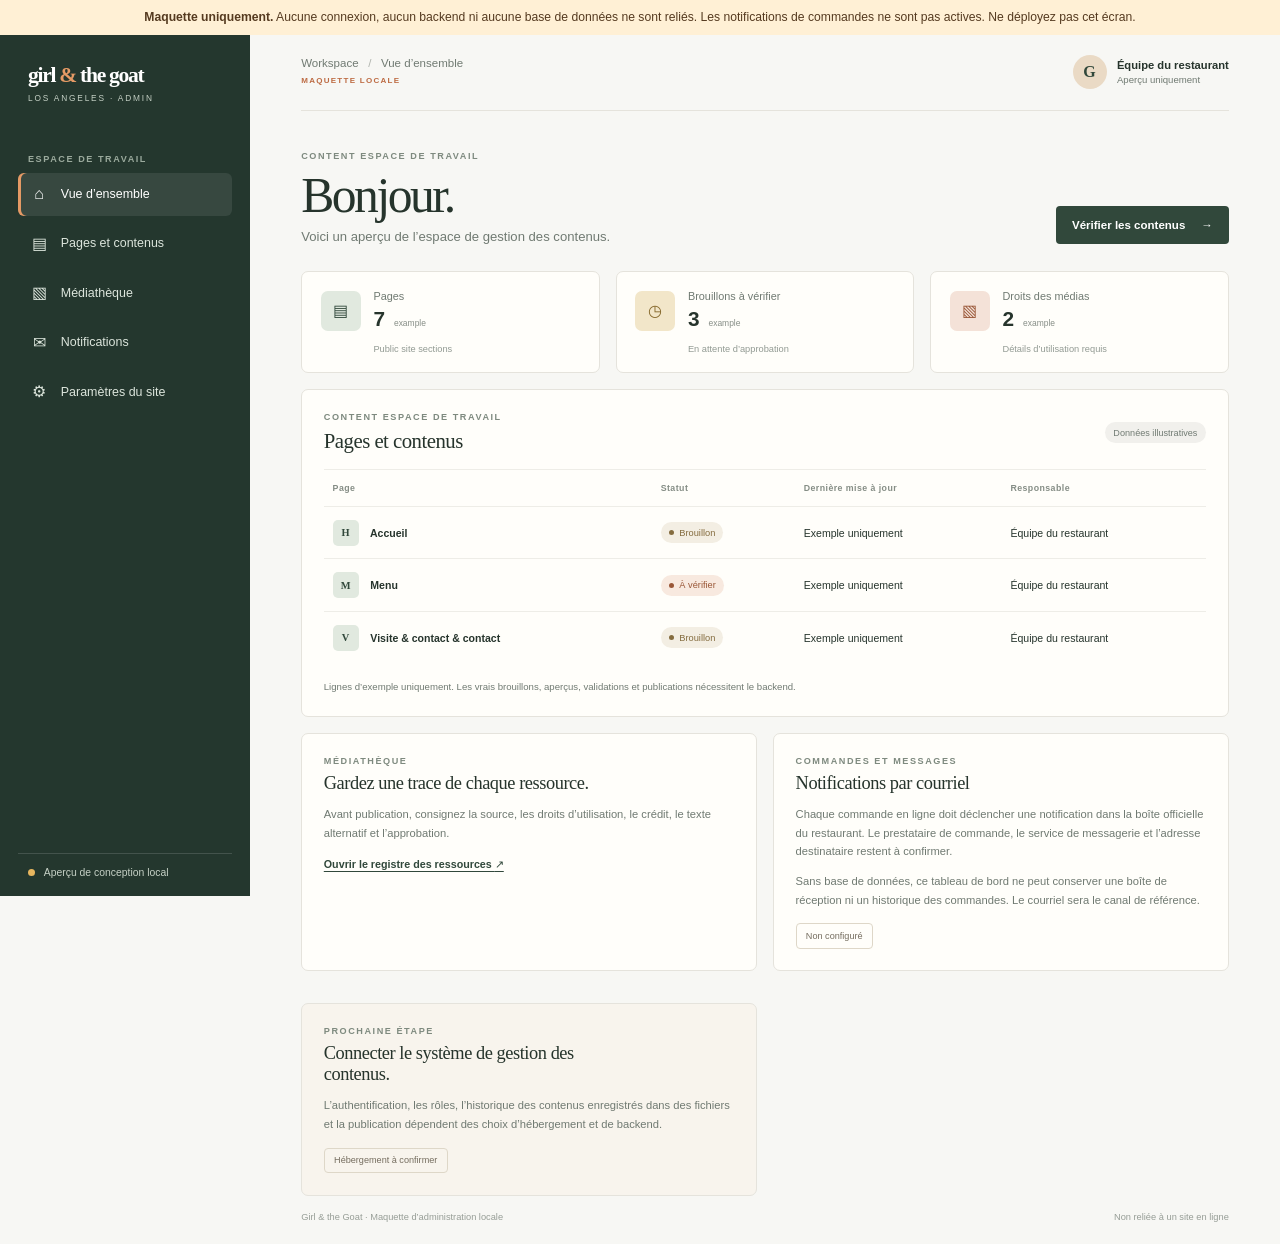
<file: prototypes/admin/index.html>
<!doctype html>
<html lang="fr">
<head>
  <meta charset="utf-8">
  <meta name="viewport" content="width=device-width, initial-scale=1">
  <meta name="robots" content="noindex,nofollow">
  <title>Maquette d’administration — Girl &amp; the Goat</title>
  <link rel="stylesheet" href="admin.css">
</head>
<body>
  <a class="skip-link" href="#main">Aller au contenu</a>
<div class="prototype-notice" role="note"><strong>Maquette uniquement.</strong> Aucune connexion, aucun backend ni aucune base de données ne sont reliés. Les notifications de commandes ne sont pas actives. Ne déployez pas cet écran.</div>
  <div class="admin-shell">
    <aside class="sidebar" aria-label="Navigation de l’administration">
      <a class="brand" href="#overview"><span>girl <i>&amp;</i> the goat</span><small>LOS ANGELES · ADMIN</small></a>
      <p class="nav-label">ESPACE DE TRAVAIL</p>
      <nav>
        <a class="nav-item nav-item--active" href="#overview" aria-current="page"><span aria-hidden="true">⌂</span> Vue d’ensemble</a>
        <a class="nav-item" href="#content"><span aria-hidden="true">▤</span> Pages et contenus</a>
        <a class="nav-item" href="#media"><span aria-hidden="true">▧</span> Médiathèque</a>
<a class="nav-item" href="#notifications"><span aria-hidden="true">✉</span> Notifications</a>
        <a class="nav-item" href="#settings"><span aria-hidden="true">⚙</span> Paramètres du site</a>
      </nav>
      <div class="sidebar-bottom"><span class="environment-dot"></span> Aperçu de conception local</div>
    </aside>
    <main id="main" class="main-panel">
      <header class="topbar"><div><p class="breadcrumb">Workspace <span>/</span> Vue d’ensemble</p><span class="environment-label">MAQUETTE LOCALE</span></div><div class="profile"><span class="avatar" aria-hidden="true">G</span><span>Équipe du restaurant<small>Aperçu uniquement</small></span></div></header>
      <section id="overview" class="page-heading"><div><p class="eyebrow">CONTENT ESPACE DE TRAVAIL</p><h1>Bonjour.</h1><p>Voici un aperçu de l’espace de gestion des contenus.</p></div><a class="primary-action" href="#content">Vérifier les contenus <span aria-hidden="true">→</span></a></section>
      <section class="status-cards" aria-label="Aperçu des contenus de démonstration">
        <article class="status-card"><span class="card-icon card-icon--sage" aria-hidden="true">▤</span><div><p>Pages</p><strong>7 <small>example</small></strong></div><span class="card-foot">Public site sections</span></article>
        <article class="status-card"><span class="card-icon card-icon--gold" aria-hidden="true">◷</span><div><p>Brouillons à vérifier</p><strong>3 <small>example</small></strong></div><span class="card-foot">En attente d’approbation</span></article>
        <article class="status-card"><span class="card-icon card-icon--clay" aria-hidden="true">▧</span><div><p>Droits des médias</p><strong>2 <small>example</small></strong></div><span class="card-foot">Détails d’utilisation requis</span></article>
      </section>
      <section id="content" class="content-panel" aria-labelledby="content-title">
        <div class="panel-heading"><div><p class="eyebrow">CONTENT ESPACE DE TRAVAIL</p><h2 id="content-title">Pages et contenus</h2></div><span class="demo-tag">Données illustratives</span></div>
        <div class="table-scroll"><table><thead><tr><th scope="col">Page</th><th scope="col">Statut</th><th scope="col">Dernière mise à jour</th><th scope="col">Responsable</th></tr></thead><tbody>
          <tr><th scope="row"><span class="page-mark">H</span> Accueil</th><td><span class="status status--draft">Brouillon</span></td><td>Exemple uniquement</td><td>Équipe du restaurant</td></tr>
          <tr><th scope="row"><span class="page-mark">M</span> Menu</th><td><span class="status status--review">À vérifier</span></td><td>Exemple uniquement</td><td>Équipe du restaurant</td></tr>
          <tr><th scope="row"><span class="page-mark">V</span> Visite & contact &amp; contact</th><td><span class="status status--draft">Brouillon</span></td><td>Exemple uniquement</td><td>Équipe du restaurant</td></tr>
        </tbody></table></div>
        <p class="table-note">Lignes d’exemple uniquement. Les vrais brouillons, aperçus, validations et publications nécessitent le backend.</p>
      </section>
      <div class="lower-grid">
        <section id="media" class="mini-panel"><p class="eyebrow">MÉDIATHÈQUE</p><h2>Gardez une trace de chaque ressource.</h2><p>Avant publication, consignez la source, les droits d’utilisation, le crédit, le texte alternatif et l’approbation.</p><a href="../../assets-source/asset-manifest.md">Ouvrir le registre des ressources <span aria-hidden="true">↗</span></a></section>
<section id="notifications" class="mini-panel"><p class="eyebrow">COMMANDES ET MESSAGES</p><h2>Notifications par courriel</h2><p>Chaque commande en ligne doit déclencher une notification dans la boîte officielle du restaurant. Le prestataire de commande, le service de messagerie et l’adresse destinataire restent à confirmer.</p><p class="table-note">Sans base de données, ce tableau de bord ne peut conserver une boîte de réception ni un historique des commandes. Le courriel sera le canal de référence.</p><span class="pending-label">Non configuré</span></section>
<section id="settings" class="mini-panel mini-panel--warm"><p class="eyebrow">PROCHAINE ÉTAPE</p><h2>Connecter le système de gestion des contenus.</h2><p>L’authentification, les rôles, l’historique des contenus enregistrés dans des fichiers et la publication dépendent des choix d’hébergement et de backend.</p><span class="pending-label">Hébergement à confirmer</span></section>
      </div>
      <footer class="admin-footer"><span>Girl &amp; the Goat · Maquette d’administration locale</span><span>Non reliée à un site en ligne</span></footer>
    </main>
  </div>
</body>
</html>
</file>
<file: prototypes/admin/admin.css>
:root{color-scheme:light;--paper:#fffefa;--ink:#26342c;--muted:#707a72;--green:#31483b;--green-deep:#24372e;--orange:#bd6b43;--line:#e5e3dc;--sage:#e1e9df;--gold:#f2e6c9;--clay:#f4e2d8;font-family:"Avenir Next",Avenir,"Segoe UI",Arial,sans-serif;color:var(--ink);background:#f7f7f4;font-synthesis:none;text-rendering:optimizeLegibility}
*{box-sizing:border-box}body{margin:0;min-width:320px}a{color:inherit}.skip-link{position:fixed;z-index:5;top:.5rem;left:.5rem;padding:.8rem 1rem;background:var(--green-deep);color:#fff;transform:translateY(-160%)}.skip-link:focus{transform:translateY(0)}
.prototype-notice{padding:.65rem 1rem;background:#fff0d5;color:#553a20;text-align:center;font-size:.76rem}.admin-shell{display:grid;grid-template-columns:250px minmax(0,1fr);min-height:calc(100vh - 39px)}
.sidebar{position:sticky;top:0;display:flex;flex-direction:column;height:calc(100vh - 39px);padding:1.7rem 1.1rem 1.1rem;background:var(--green-deep);color:#fff}.brand{display:flex;flex-direction:column;gap:.45rem;padding:.2rem .65rem 2.6rem;color:white;text-decoration:none}.brand span{font:600 1.35rem/.95 Georgia,serif;letter-spacing:-.06em}.brand i{color:#e59a65;font-style:normal}.brand small{font-size:.52rem;letter-spacing:.22em;color:#c6d1c6}.nav-label,.eyebrow{font-size:.57rem;font-weight:700;letter-spacing:.17em;color:#7e8a7f}.sidebar .nav-label{padding:0 .65rem;color:#9baa9d}.sidebar nav{display:grid;gap:.35rem}.nav-item{display:flex;align-items:center;gap:.75rem;padding:.78rem .75rem;border-radius:6px;color:#dce5dc;text-decoration:none;font-size:.78rem}.nav-item span{width:1.2rem;text-align:center;font-size:1rem}.nav-item:hover,.nav-item--active{background:#ffffff16;color:white}.nav-item--active{box-shadow:inset 3px 0 #e59a65}.sidebar-bottom{display:flex;align-items:center;gap:.55rem;margin-top:auto;padding:.8rem .65rem 0;border-top:1px solid #ffffff24;color:#c6d1c6;font-size:.65rem}.environment-dot{width:7px;height:7px;border-radius:50%;background:#e7b65f}
.main-panel{width:min(1440px,100%);margin:auto;padding:0 clamp(1.4rem,4vw,4rem) 1.4rem}.topbar{display:flex;align-items:center;justify-content:space-between;min-height:76px;border-bottom:1px solid var(--line)}.breadcrumb{margin:0;color:var(--muted);font-size:.72rem}.breadcrumb span{padding-inline:.4rem;color:#b0b4ae}.environment-label{display:inline-block;margin-top:.4rem;color:var(--orange);font-size:.5rem;font-weight:800;letter-spacing:.16em}.profile{display:flex;align-items:center;gap:.65rem;font-size:.7rem;font-weight:600}.profile small{display:block;margin-top:.2rem;color:var(--muted);font-size:.6rem;font-weight:400}.avatar{display:grid;place-items:center;width:34px;height:34px;border-radius:50%;background:#eadac5;color:var(--green);font:600 1rem Georgia,serif}
.page-heading{display:flex;align-items:end;justify-content:space-between;gap:1rem;padding:2.5rem 0 1.7rem}.page-heading .eyebrow{margin:0 0 .65rem}.page-heading h1{margin:0 0 .5rem;font:500 clamp(2.2rem,4vw,3.1rem)/1 Georgia,serif;letter-spacing:-.05em}.page-heading p:not(.eyebrow){margin:0;color:var(--muted);font-size:.82rem}.primary-action{display:inline-flex;align-items:center;gap:1rem;padding:.82rem 1rem;border-radius:4px;background:var(--green);color:#fff;text-decoration:none;font-size:.72rem;font-weight:700}.primary-action:hover{background:var(--green-deep)}
.status-cards{display:grid;grid-template-columns:repeat(3,minmax(0,1fr));gap:1rem}.status-card{display:grid;grid-template-columns:auto 1fr;align-items:center;gap:.8rem;padding:1.15rem;background:var(--paper);border:1px solid var(--line);border-radius:7px}.card-icon{display:grid;place-items:center;width:40px;height:40px;border-radius:7px;font-size:1rem}.card-icon--sage{background:var(--sage);color:var(--green)}.card-icon--gold{background:var(--gold);color:#85672a}.card-icon--clay{background:var(--clay);color:#995637}.status-card p{margin:0 0 .3rem;color:var(--muted);font-size:.68rem}.status-card strong{font-size:1.3rem}.status-card strong small{margin-left:.2rem;color:#878e87;font-size:.53rem;font-weight:500}.card-foot{grid-column:2;color:#929a93;font-size:.58rem}
.content-panel,.mini-panel{margin-top:1rem;padding:1.35rem;background:var(--paper);border:1px solid var(--line);border-radius:7px}.panel-heading{display:flex;align-items:center;justify-content:space-between;margin-bottom:1rem}.panel-heading .eyebrow,.mini-panel .eyebrow{margin:0 0 .45rem}.panel-heading h2,.mini-panel h2{margin:0;font:500 1.3rem Georgia,serif;letter-spacing:-.025em}.demo-tag{padding:.35rem .55rem;border-radius:20px;background:#f1f0ec;color:#717b73;font-size:.57rem}.table-scroll{overflow-x:auto}table{width:100%;border-collapse:collapse;text-align:left;white-space:nowrap}th,td{padding:.8rem .55rem;border-top:1px solid #eeede7;font-size:.66rem}thead th{color:#858d85;font-size:.55rem;font-weight:700;letter-spacing:.05em}tbody th{font-weight:600}.page-mark{display:inline-grid;place-items:center;width:26px;height:26px;margin-right:.55rem;border-radius:5px;background:var(--sage);color:var(--green);font:600 .65rem Georgia,serif}.status{display:inline-flex;align-items:center;gap:.35rem;padding:.34rem .5rem;border-radius:20px;font-size:.58rem}.status::before{width:5px;height:5px;border-radius:50%;background:currentColor;content:""}.status--draft{background:#f3eee3;color:#846c3f}.status--review{background:#f8e9df;color:#9a5737}.table-note{margin:1rem 0 0;color:var(--muted);font-size:.6rem;line-height:1.6}.lower-grid{display:grid;grid-template-columns:1fr 1fr;gap:1rem}.mini-panel{min-height:190px}.mini-panel h2{max-width:280px;font-size:1.15rem}.mini-panel>p:not(.eyebrow){max-width:440px;margin:.7rem 0;color:var(--muted);font-size:.7rem;line-height:1.65}.mini-panel a{color:var(--green);font-size:.67rem;font-weight:700;text-underline-offset:3px}.mini-panel--warm{background:#f8f4ed}.pending-label{display:inline-block;margin-top:.2rem;padding:.42rem .58rem;border:1px solid #ded7c8;border-radius:4px;color:#756d5f;font-size:.57rem}.admin-footer{display:flex;justify-content:space-between;gap:1rem;padding:1rem 0 0;color:#969d96;font-size:.58rem}
:focus-visible{outline:3px solid #d7804c;outline-offset:3px}
@media(max-width:900px){.admin-shell{grid-template-columns:210px minmax(0,1fr)}.sidebar{padding-inline:.75rem}.status-cards{grid-template-columns:1fr}.status-card{grid-template-columns:auto 1fr auto}.card-foot{grid-column:3}.lower-grid{grid-template-columns:1fr}}
@media(max-width:620px){.admin-shell{display:block}.sidebar{position:static;display:block;width:100%;height:auto;padding:.9rem 1rem}.brand{padding:0 0 .9rem}.brand span{font-size:1.15rem}.brand small{font-size:.46rem}.sidebar .nav-label,.sidebar-bottom{display:none}.sidebar nav{display:flex;overflow:auto;gap:.2rem}.nav-item{flex:0 0 auto;padding:.6rem;font-size:.64rem}.main-panel{padding-inline:1rem}.topbar{min-height:65px}.page-heading{align-items:flex-start;flex-direction:column;padding-top:1.8rem}.page-heading h1{font-size:2.5rem}.primary-action{min-height:42px}.status-card{grid-template-columns:auto 1fr}.card-foot{grid-column:2}.content-panel{padding:1rem .7rem}th,td{padding:.75rem .4rem;font-size:.6rem}.panel-heading h2{font-size:1.15rem}.demo-tag{font-size:.5rem}.admin-footer{flex-direction:column;gap:.4rem}}
</file>
